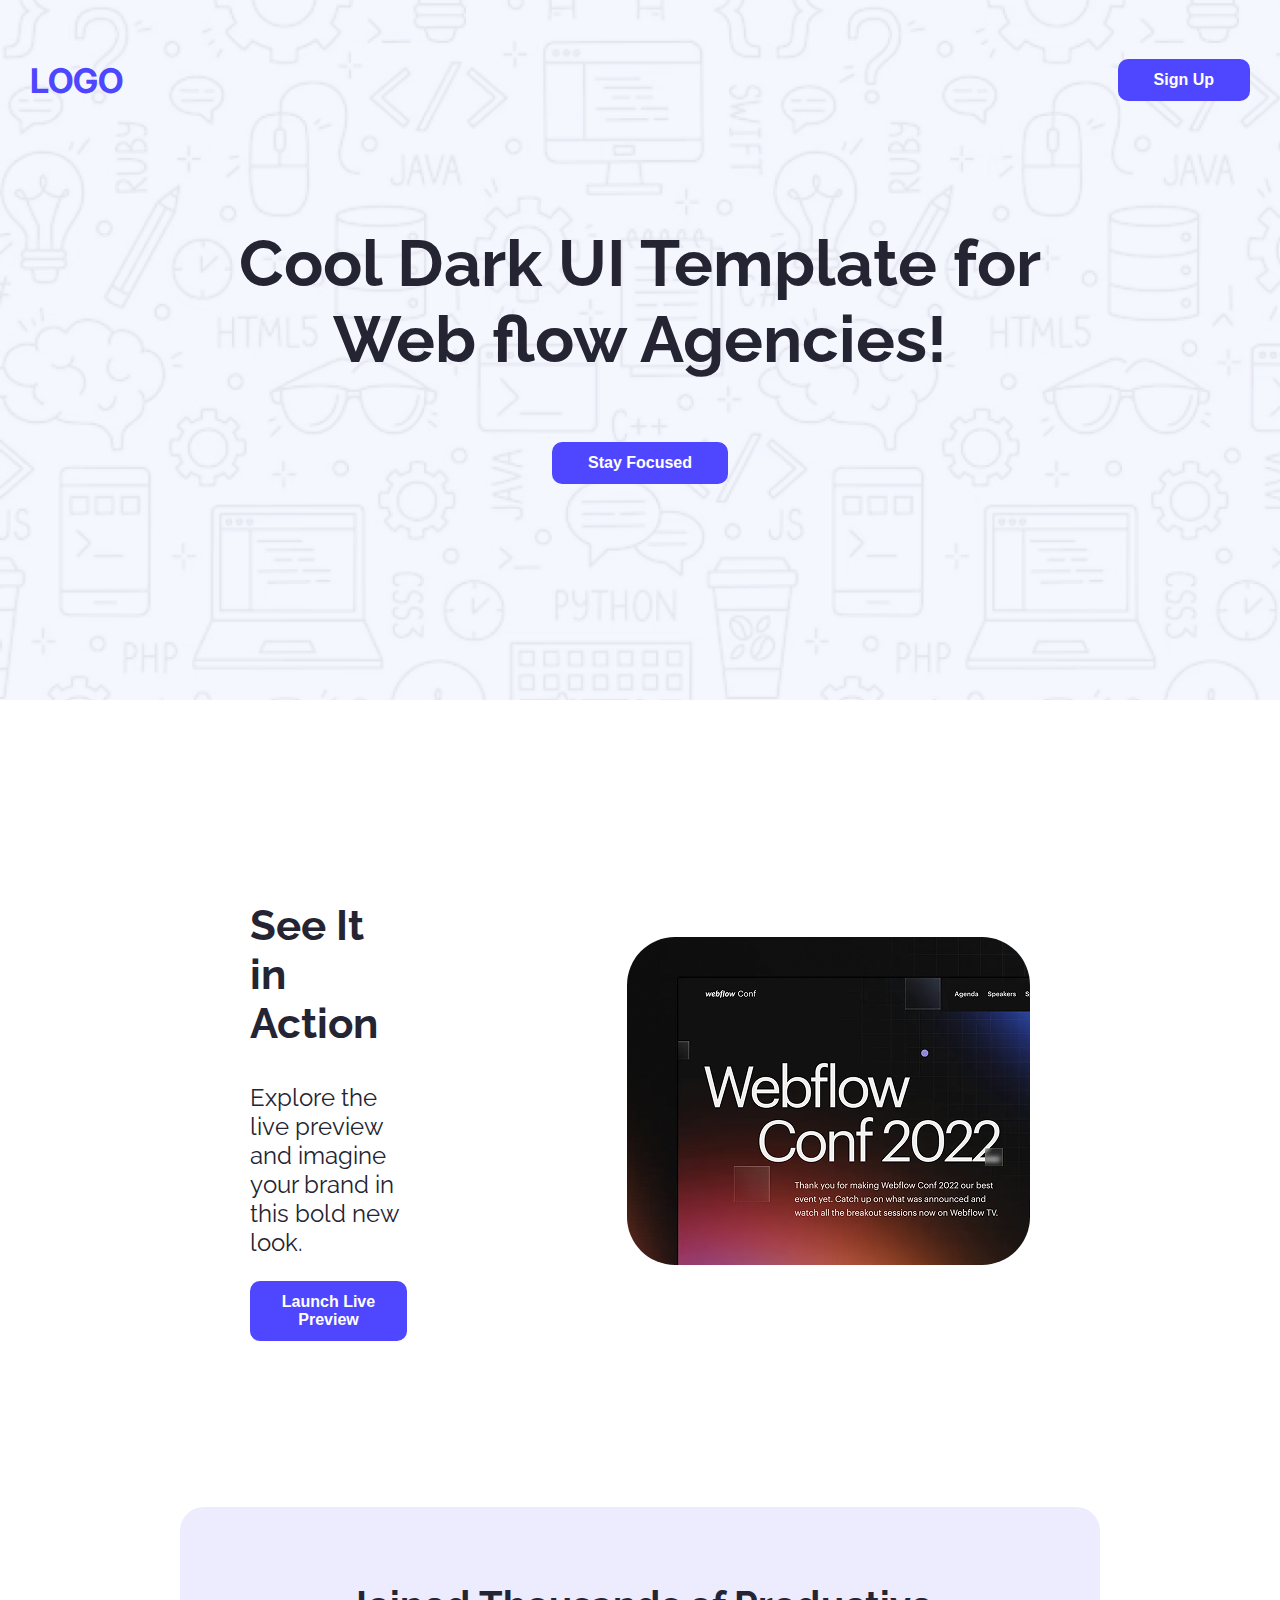
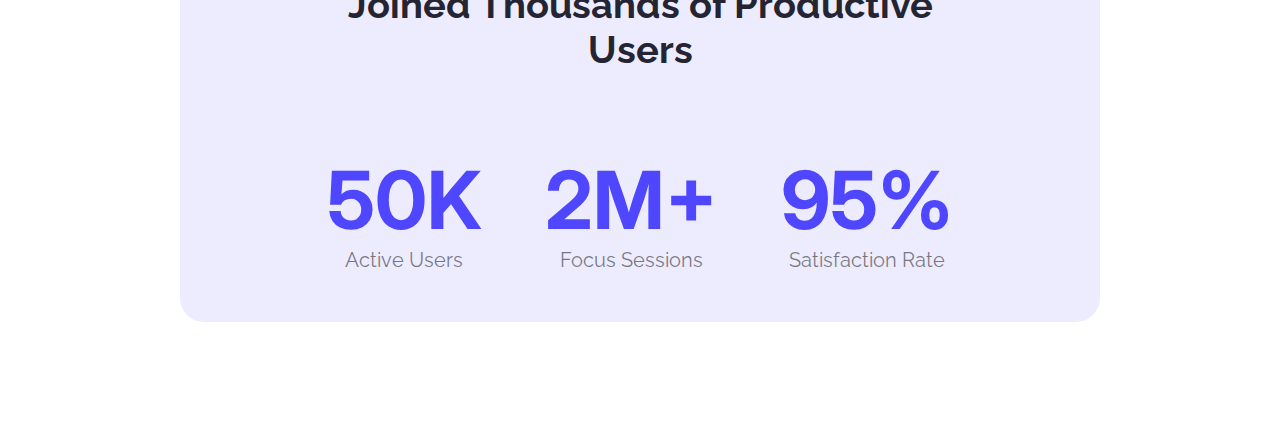
<file: index.html>
<!DOCTYPE html>
<html lang="en">

<head>
    <meta charset="UTF-8">
    <meta name="viewport" content="width=device-width, initial-scale=1.0">
    <title>First Assignment</title>
    <link rel="preconnect" href="https://fonts.googleapis.com">
    <link rel="preconnect" href="https://fonts.gstatic.com" crossorigin>
    <link href="https://fonts.googleapis.com/css2?family=Raleway:ital,wght@0,100..900;1,100..900&display=swap"
        rel="stylesheet">
    <link rel="preconnect" href="https://fonts.googleapis.com">
    <link rel="preconnect" href="https://fonts.gstatic.com" crossorigin>
    <link
        href="https://fonts.googleapis.com/css2?family=Inter:ital,opsz,wght@0,14..32,100..900;1,14..32,100..900&display=swap"
        rel="stylesheet">
    <link rel="stylesheet" href="styles/style.css">
</head>

<body class="raleway">
    <!-- header starts from here -->

    <header>

        <nav>
            <h2><a class="purple lg " href="">LOGO</a></h2>
            <ul>
                <li><a href=""><button class="btn-primary">Sign Up</button></a></li>
            </ul>
        </nav>

        <div class="banner-section">
            <p class="banner-title navy">Cool Dark UI Template for <br>Web flow Agencies!</p>
            <button class="btn-primary">Stay Focused</button>
        </div>

    </header>

    <!-- header End -->

    <!-- Main starts -->
    <main>

        <!-- Section action Start -->
        <section class="section-action">
            <div class="section-action-left">
                <h2 class="action-title navy">See It in Action</h2>
                <p class="action-description">Explore the live preview and imagine your brand in this bold new look.</p>
                <button class="btn-primary">Launch Live Preview</button>


            </div>
            <div class="section-action-right">
                <img class="action-image" src="./media/wc-mini.png" alt="">
            </div>
        </section>

        <!-- Section action End-->

        <!-- Section Productive User Start-->

        <section class="section-productive-user">
            <h1 class="section-productive-title navy">Joined Thousands of Productive Users</h1>

            <div class="productive-user">

                <div class="user-column">

                    <h1 class="user-title purple">50K</h1>
                    <p class="user-sub-title">Active Users</p>


                </div>
                <div class="user-column">

                    <h1 class="user-title purple">2M+</h1>
                    <p class="user-sub-title">Focus Sessions</p>


                </div>
                <div class="user-column">

                    <h1 class="user-title purple">95%</h1>
                    <p class="user-sub-title">Satisfaction Rate</p>


                </div>


            </div>

        </section>

    </main>

    <!-- Main End -->

    <!-- Footer Starts -->

    <footer>


    </footer>

    <!-- Footer End -->

</body>

</html>
</file>
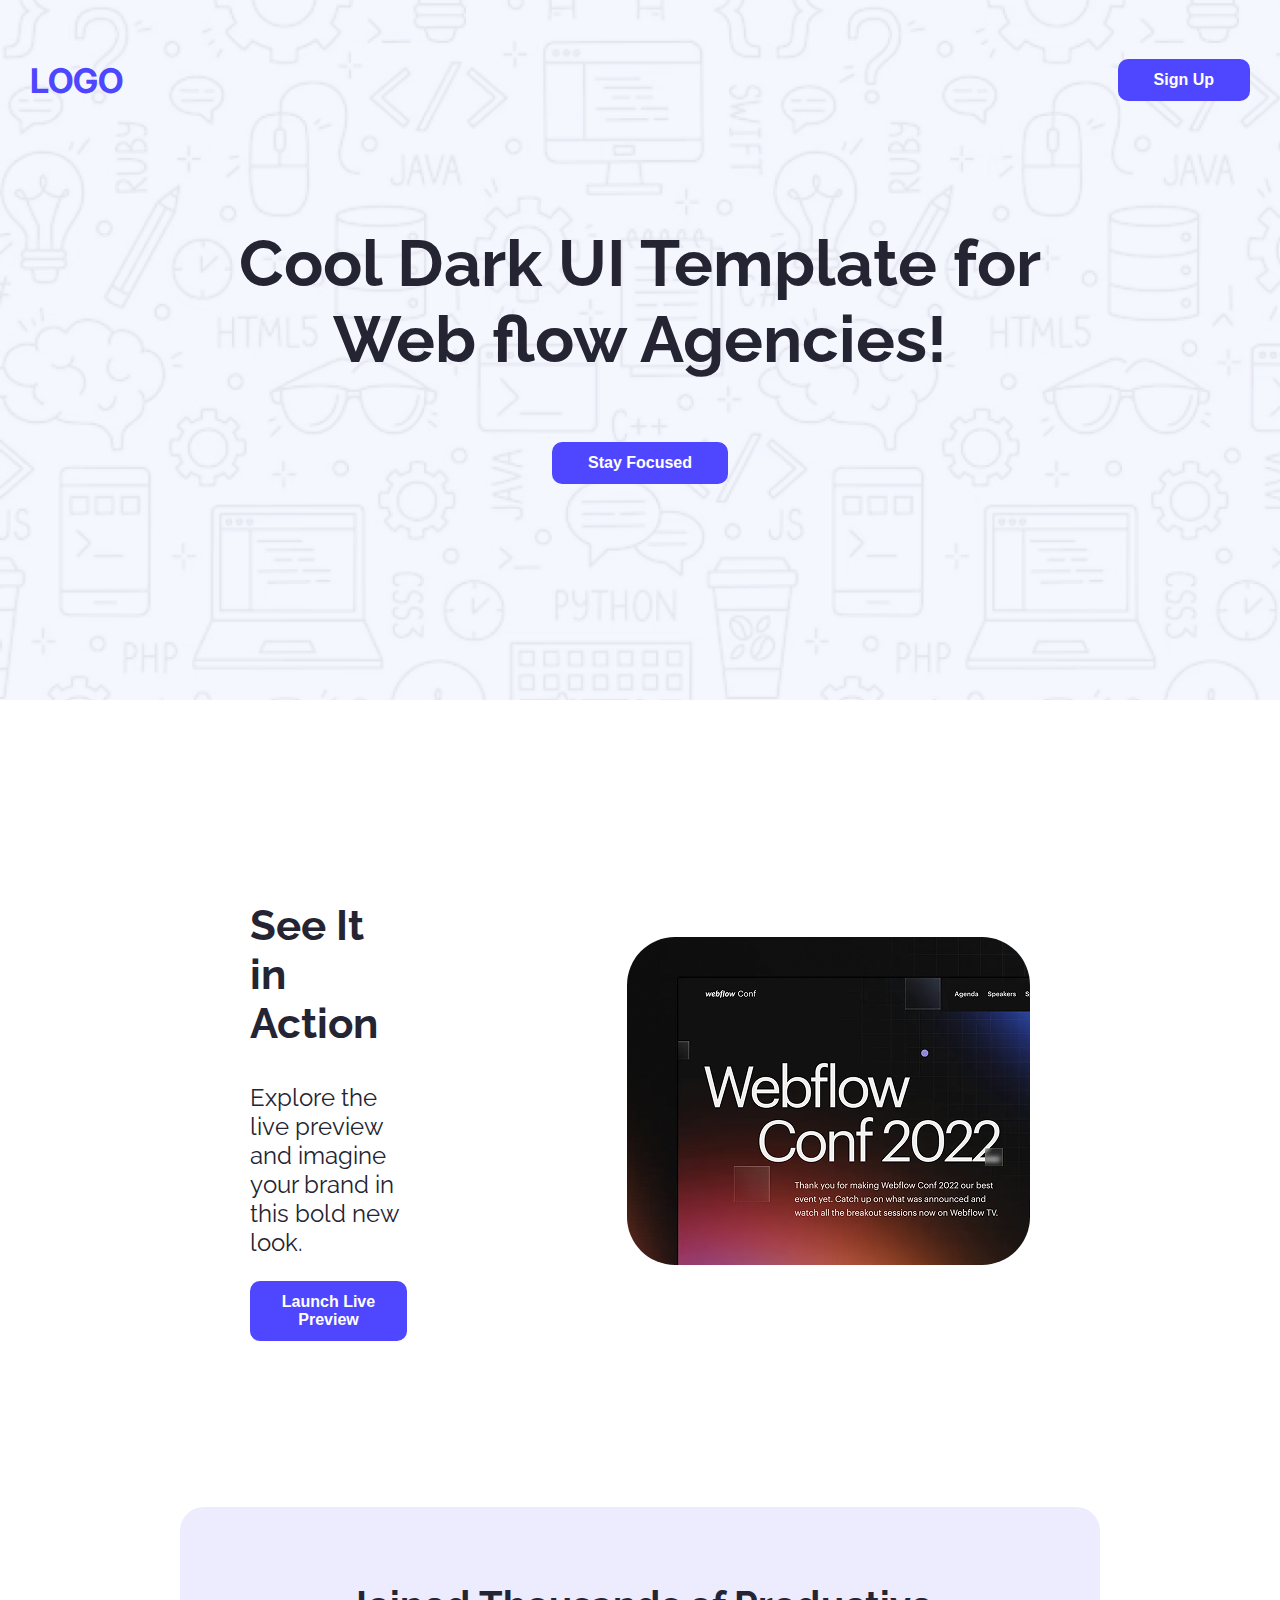
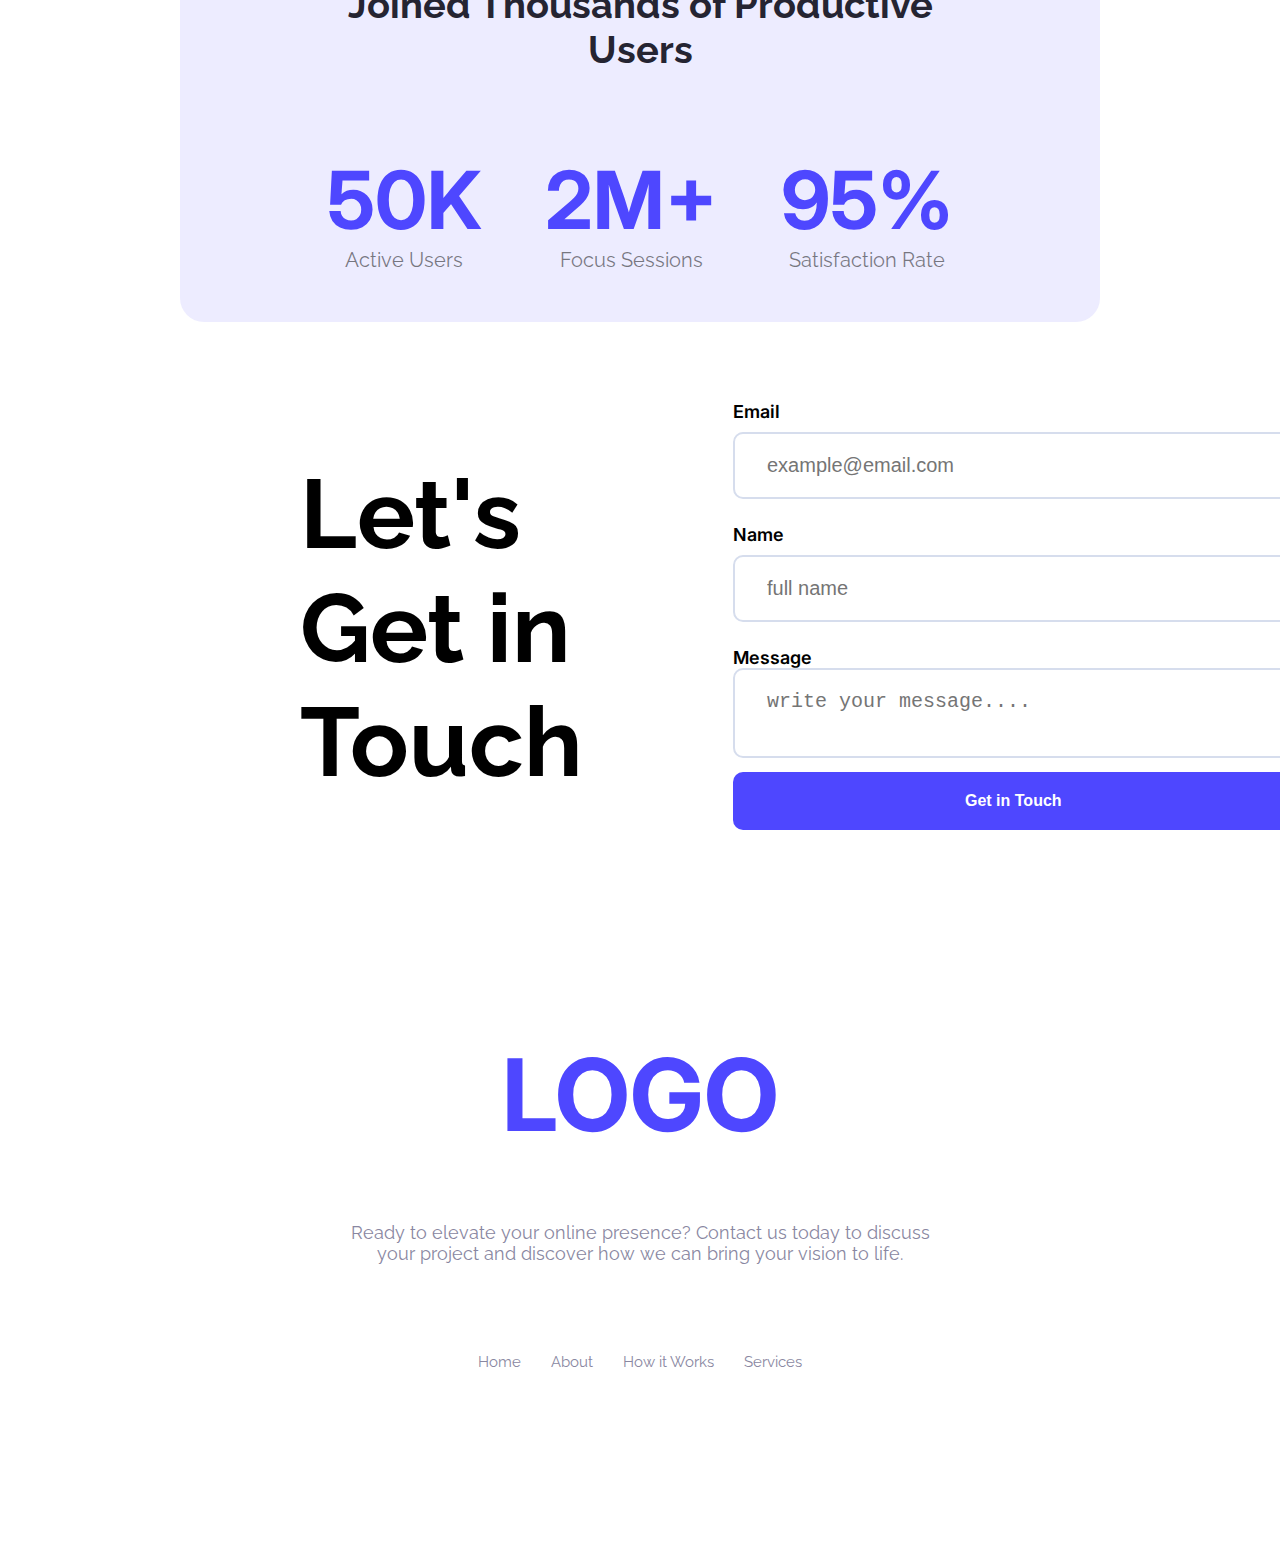
<file: first.html>
<!DOCTYPE html>
<html lang="en">

<head>
    <meta charset="UTF-8">
    <meta name="viewport" content="width=device-width, initial-scale=1.0">
    <title>First Assignment</title>
    <link rel="preconnect" href="https://fonts.googleapis.com">
    <link rel="preconnect" href="https://fonts.gstatic.com" crossorigin>
    <link href="https://fonts.googleapis.com/css2?family=Raleway:ital,wght@0,100..900;1,100..900&display=swap"
        rel="stylesheet">
    <link rel="preconnect" href="https://fonts.googleapis.com">
    <link rel="preconnect" href="https://fonts.gstatic.com" crossorigin>
    <link
        href="https://fonts.googleapis.com/css2?family=Inter:ital,opsz,wght@0,14..32,100..900;1,14..32,100..900&display=swap"
        rel="stylesheet">
    <link rel="stylesheet" href="styles/style.css">
</head>

<body class="raleway">
    <!-- header starts from here -->

    <header>

        <nav>
            <h2><a class="purple lg " href="">LOGO</a></h2>
            <ul>
                <li><a href=""><button class="btn-primary">Sign Up</button></a></li>
            </ul>
        </nav>

        <div class="banner-section">
            <p class="banner-title navy">Cool Dark UI Template for <br>Web flow Agencies!</p>
            <button class="btn-primary">Stay Focused</button>
        </div>

    </header>

    <!-- header End -->

    <!-- Main starts -->
    <main>

        <!-- Section action Start -->
        <section class="section-action">
            <div class="section-action-left">
                <h2 class="action-title navy">See It in Action</h2>
                <p class="action-description">Explore the live preview and imagine your brand in this bold new look.</p>
                <button class="btn-primary">Launch Live Preview</button>


            </div>
            <div class="section-action-right">
                <img class="action-image" src="./media/wc-mini.png" alt="">
            </div>
        </section>

        <!-- Section action End-->

        <!-- Section Productive User Start-->

        <section class="section-productive-user">
            <h1 class="section-productive-title navy">Joined Thousands of Productive Users</h1>

            <div class="productive-user">

                <div class="user-column">

                    <h1 class="user-title purple">50K</h1>
                    <p class="user-sub-title">Active Users</p>


                </div>
                <div class="user-column">

                    <h1 class="user-title purple">2M+</h1>
                    <p class="user-sub-title">Focus Sessions</p>


                </div>
                <div class="user-column">

                    <h1 class="user-title purple">95%</h1>
                    <p class="user-sub-title">Satisfaction Rate</p>


                </div>


            </div>

        </section>

        <!-- Section Productive User End-->

        <!--  -->

        <!-- Section Message Start-->

        <section class="section-message">
            <div class="section-message-title">
                <h1 class="message-title">Let's Get in <br>Touch</h1>

            </div>

            <div class="section-form-column">
                <form action="">
                    <label for="email">Email</label><br>
                    <input type="email" name="" id="email" placeholder="example@email.com">
                    <br>

                    <label for="name">Name</label><br>
                    <input type="text" placeholder="full name" id="name">
                    <br>
                    <label for="message">Message</label><br>
                    <textarea name="" id="message" placeholder="write your message...."></textarea>
                    <br>
                    <input type="submit" value="Get in Touch " class="btn-primary t-button">
                    <br>
                </form>


            </div>


        </section>

        <!-- Section Message End-->

        <!-- <div class="section-reviwer-col">
                            <h5>Reviewer name</h5>
                            <p>Date</p>

                        </div> -->

    </main>

    <!-- Main End -->

    <!-- Footer Starts -->

    <footer>

        <h1 class="f-logo purple">LOGO</h1>
        <p>Ready to elevate your online presence? Contact us today to discuss <br> your project and discover how we can bring your vision to life.</p>
        <nav class="foot-nav-anc">
            
            <a href="">Home</a>
            <a href="">About</a>
            <a href="">How it Works</a>
            <a href="">Services</a>

        </nav>

    </footer>

    <!-- Footer End -->

</body>

</html>
</file>
<file: styles/style.css>
body {
    margin: 0 auto;
    padding: 0px;
}

/* Font */


.raleway {
    font-family: "Raleway", sans-serif;
    font-optical-sizing: auto;
    font-style: normal;
}

.inter {
    font-family: "Inter", sans-serif;
    font-optical-sizing: auto;
    font-style: normal;
}

/* Shared Style */

.purple {
    color: #4E47FF;
}

.white {
    color: #FFFFFF;
}

.navy {
    color: #252432;
}

.btn-primary {
    background-color: #4E47FF;
    font-size: 16px;
    font-weight: bold;
    color: #FFFFFF;
    border-radius: 10px;
    padding: 12px 36px;
    border: none;
    cursor: pointer;

}

.btn-primary:hover {
    background-color: #ecc30f;
    color: #000;
}

/* header */

header {
    background-image: url(../media/Hero-bg.png);
    height: 700px;
    background-size: cover;
    background-repeat: no-repeat;

}

/* nav styles */

/* logo */
.lg {
    font-size: 34px;
    font-weight: bold;
    font-family: "Inter";
}

nav {
    display: flex;
    align-items: center;
    justify-content: space-between;
    margin: 0 auto;
    height: 160px;
    padding: 0 30px;

}

nav li {
    list-style: none;

}

nav h2 a {
    text-decoration: none;
}

/* Banner Section */
.banner-section {
    text-align: center;

}

.banner-title {
    font-size: 65px;
    font-weight: bold;
}

/* Main */

/* Section Action */
.section-action {
    display: flex;
    align-items: center;
    justify-content:space-between;
    gap:220px;
    padding:50px;
    margin:116px auto;

}

.section-action-left button {
    padding: 12px;

}

.action-title {
    font-size:42px;
    font-weight:bold;

}

.action-description {
    font-size:24px;
    font-weight:400;
    color: #252432;

}

.action-image {
    border-radius:48px;
}

.section-action-right {
    margin-right:200px;
}

.section-action-left {
    margin-left:200px;
}

/* section productive user */

.section-productive-user{
    text-align:center;
    padding:50px 140px;
    background-color: rgba(78, 71, 255, 0.1);
    border-radius:24px;
    max-width: 1000px;
    width: 50%;
    margin: 0 auto;
}
.productive-user{
    display: flex;
    gap:50px;
    justify-content:space-around;
    align-items:center;
}
.section-productive-title{
    font-size: 38px;
    font-weight: bold;
}
.user-title
{
    font-size: 80px;
    font-weight: bold;
    font-family: "Inter";
    margin-bottom: 0;
}
.user-sub-title{
    font-size: 20px;
    font-weight: 400;
    color: rgba(0, 0, 0, 0.5);
    margin: 0;
}

/* Section reviewer */
.section-review
{
    margin:140px auto;
    background-color: rgba(245, 248, 255, 1);
    max-width: 1270px;
    border-radius: 15px;
    padding: 10px;
}
.section-reviews
{
    display: flex;
    justify-content: space-between;
    gap: 40px;
    padding: 0;


}
.section-reviews-col
{
    
    padding: 24px;
    background-color: #FFFFFF;
    border-radius: 14px;
    box-shadow: 4px 4px 10px rgba(0,0,0,5,0.05);
    width: 33%;
    
}
.section-reviews-col:hover{
 
    background-color:#b3b2db ;

}
.section-reviwer
{
    display: flex;
    align-items: center;
    gap:20px;
}

.section-review-title{
    text-align: center;
    font-size: 42px;
    font-weight: bold;
}
.sec-rev-col-tittle
{
    color: rgba(30, 30, 30, 1);
    font-size: 18px;
}
.sec-rev-col-sub-tittle
{
    color: rgba(30, 30, 30, 1);
    font-size: 15px;
}
.section-reviwer-col h5
{
    color: rgba(117, 117, 117, 1);rgba(179, 179, 179, 1);
}
.section-reviwer-col p
{
    color: rgba(179, 179, 179, 1);
}


/* Section message  */

.section-message{
    display: flex;
    /* justify-content: space-between; */
    align-items: center;
    padding: 70px 0;
    gap: 150px;
}
.message-title
{
    font-size:97px;
    font-weight: bold;
    color: rgba(0, 0, 0, 1);
    margin-left: 300px;
   
    
}

input[type="email"],[type="text"],textarea
{
    font-size: 20px;
    width:497px;
    border-radius: 10px;
    background-color: rgba(255, 255, 255, 1);
    padding:20px 32px;
    border:2px solid rgba(214, 221, 237, 1);

}
form input
{
    margin-top: 10px;
    margin-bottom: 25px;
}
form label{
    font-family: "Inter";
    font-size: 18px;
    font-weight:600 ;
    
}
.t-button
{
   width: 100%;
   padding: 20px 20px;
}
/* section - footer */


footer
{
    text-align: center;
    margin-top: 100px;
    margin-bottom: 100px;
}
.foot-nav-anc
{
    display: flex;
    justify-content: center;
    text-align: center;
    gap:30px;
    margin:15px auto;
}

footer p
{
    color: rgba(137, 135, 161, 1);
    font-size: 18px;
}

footer a
{
    color: rgba(137, 135, 161, 1);
    text-decoration: none;
    font-size: 15px;
}
footer a:hover
{
    color:#4E47FF
}
.f-logo
{
    font-family: "Inter";
    font-size: 100px;
    font-weight: bolder;

}
</file>
